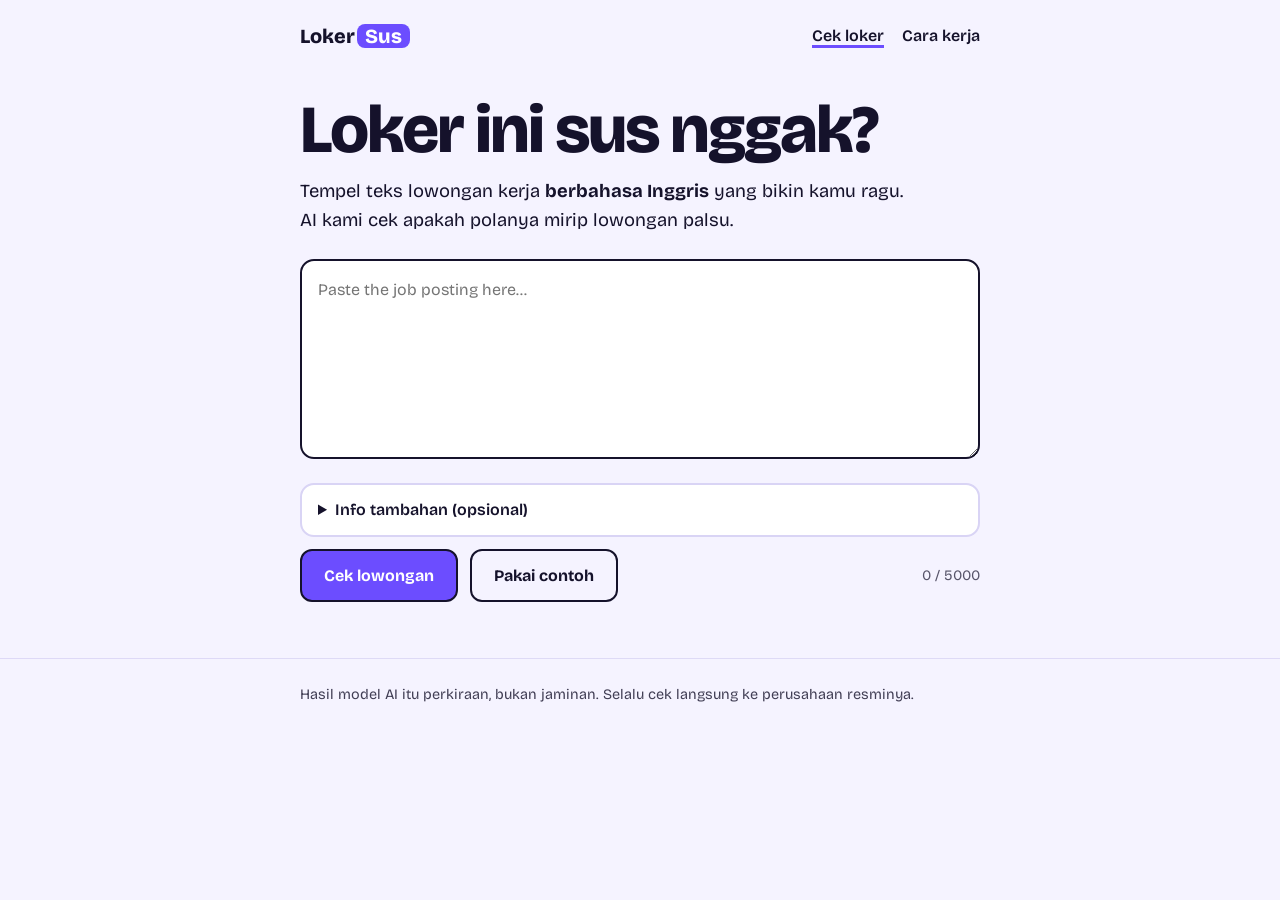
<file: frontend/index.html>
<!doctype html>
<html lang="id"><head><meta charset="utf-8"><meta name="viewport" content="width=device-width, initial-scale=1"><link rel="preconnect" href="https://fonts.googleapis.com"><link rel="preconnect" href="https://fonts.gstatic.com" crossorigin><link href="https://fonts.googleapis.com/css2?family=Bricolage+Grotesque:wght@400;600;800&display=swap" rel="stylesheet"><link rel="stylesheet" href="css/style.css"><title>LokerSus: cek lowongan kerja ini sus atau nggak</title>
<meta name="description" content="Tempel teks lowongan kerja berbahasa Inggris, AI bantu cek apakah mencurigakan."></head>
<body>
<header><div class="wrap"><a class="logo" href="index.html">Loker<span>Sus</span></a><nav><a href="index.html" aria-current="page">Cek loker</a><a href="cara-kerja.html">Cara kerja</a></nav></div></header>
<main class="wrap">
  <h1>Loker ini sus nggak?</h1>
  <p class="lead">Tempel teks lowongan kerja <strong>berbahasa Inggris</strong> yang bikin kamu ragu. AI kami cek apakah polanya mirip lowongan palsu.</p>
  <form id="check-form">
    <label for="job-text" class="sr">Teks lowongan</label>
    <textarea id="job-text" placeholder="Paste the job posting here..."></textarea>
    <details class="extra">
      <summary>Info tambahan (opsional)</summary>
      <p>Model juga melihat kelengkapan lowongan. Kalau kamu tidak mengisi ini, semuanya dianggap kosong dan skor bisa jadi lebih tinggi dari seharusnya.</p>
      <div class="checks">
        <label><input type="checkbox" id="has_company_profile"> Ada profil perusahaan</label>
        <label><input type="checkbox" id="has_requirements"> Ada persyaratan pelamar</label>
        <label><input type="checkbox" id="has_benefits"> Ada benefit</label>
        <label><input type="checkbox" id="has_salary_range"> Ada rentang gaji</label>
        <label><input type="checkbox" id="has_company_logo"> Ada logo perusahaan</label>
        <label><input type="checkbox" id="telecommuting"> Bisa kerja remote</label>
        <label><input type="checkbox" id="has_questions"> Ada pertanyaan screening</label>
      </div>
    </details>
    <div class="row">
      <button class="btn" id="check-btn" type="submit">Cek lowongan</button>
      <button class="btn ghost" id="sample-btn" type="button">Pakai contoh</button>
      <span class="count" id="count">0 / 5000</span>
    </div>
    <div class="error" id="error" role="alert" hidden></div>
  </form>
  <section id="result" aria-live="polite" hidden>
    <h2 id="verdict"></h2>
    <p id="verdict-note"></p>
    <div class="meter" id="meter"><div class="marker" id="marker"></div></div>
    <p class="score" id="score"></p>
    <div id="reasons-wrap"><strong>Yang bikin curiga:</strong><ul id="reasons"></ul></div>
    <p class="note strong" id="lang-note" hidden>Teks ini kelihatannya bahasa Indonesia. Model dilatih dengan lowongan bahasa Inggris, jadi hasil ini tidak bisa dipercaya. Pakai teks bahasa Inggris.</p>
    <p class="note" id="assumed-note" hidden>Info tambahan tidak diisi, jadi dianggap kosong. Ini bisa menaikkan skor. Isi bagian "Info tambahan" untuk hasil yang lebih adil.</p>
    <p class="note" id="demo-note" hidden>Ini mode demo: hasilnya dari aturan kata kunci sederhana, bukan dari model AI.</p>
  </section>
</main>
<footer><div class="wrap">Hasil model AI itu perkiraan, bukan jaminan. Selalu cek langsung ke perusahaan resminya.</div></footer>
<script src="js/config.js"></script><script src="js/api.js"></script><script src="js/app.js"></script>
</body></html>
</file>
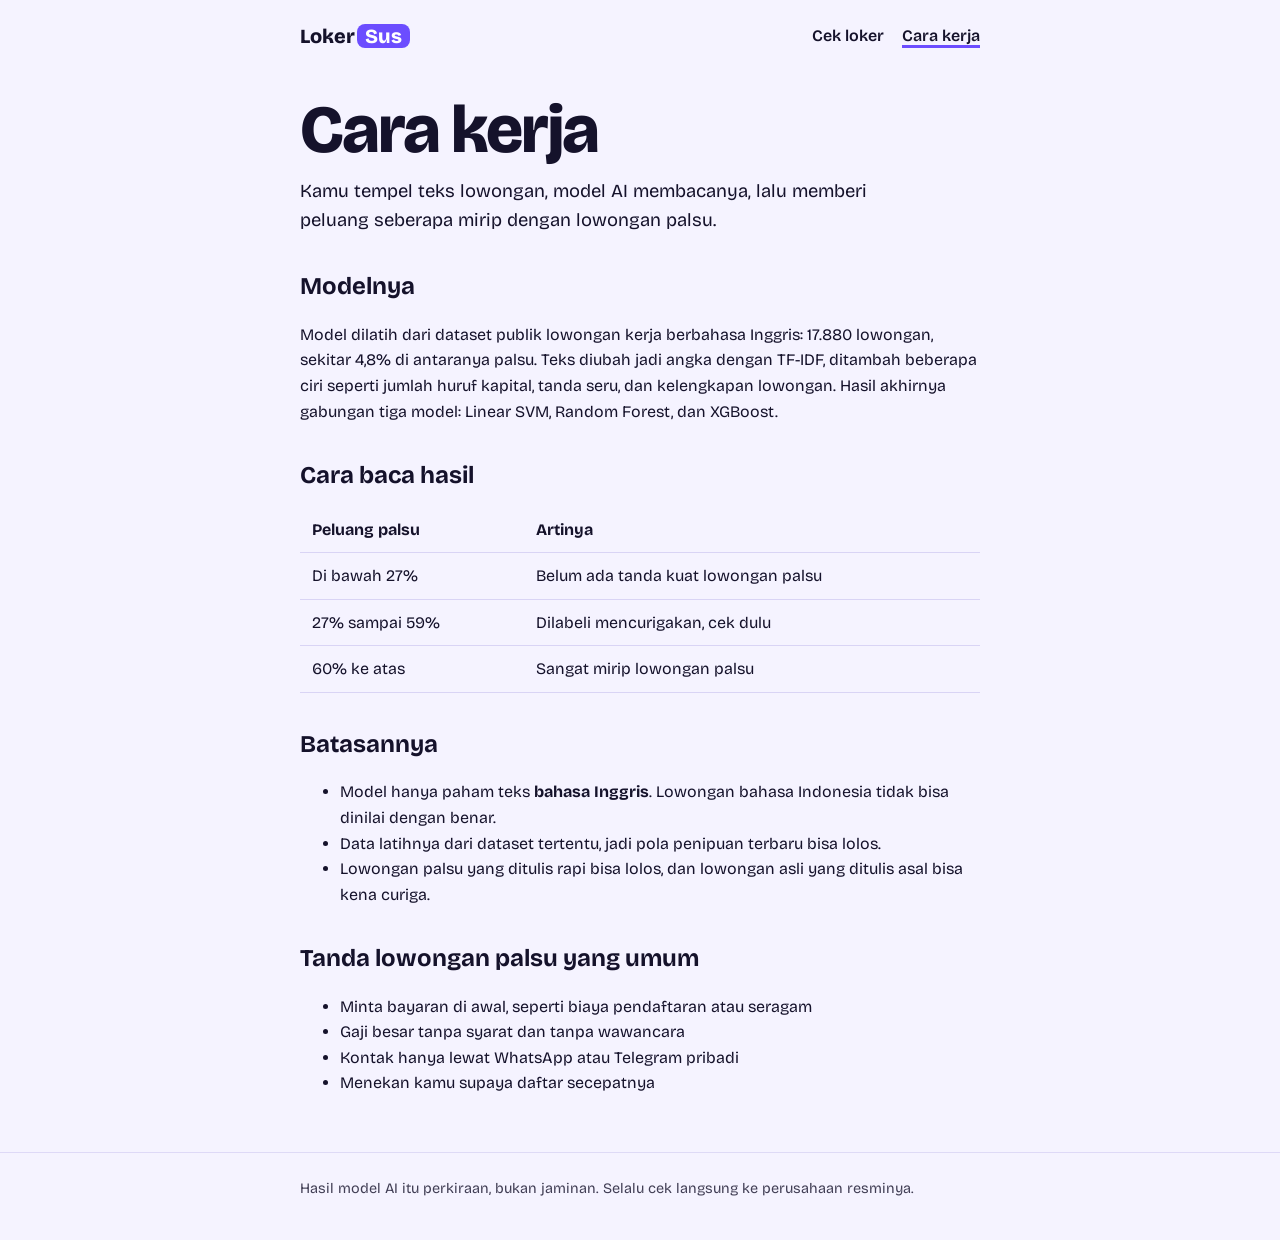
<file: frontend/cara-kerja.html>
<!doctype html>
<html lang="id"><head><meta charset="utf-8"><meta name="viewport" content="width=device-width, initial-scale=1"><link rel="preconnect" href="https://fonts.googleapis.com"><link rel="preconnect" href="https://fonts.gstatic.com" crossorigin><link href="https://fonts.googleapis.com/css2?family=Bricolage+Grotesque:wght@400;600;800&display=swap" rel="stylesheet"><link rel="stylesheet" href="css/style.css"><title>Cara kerja LokerSus</title></head>
<body>
<header><div class="wrap"><a class="logo" href="index.html">Loker<span>Sus</span></a><nav><a href="index.html">Cek loker</a><a href="cara-kerja.html" aria-current="page">Cara kerja</a></nav></div></header>
<main class="wrap">
  <h1>Cara kerja</h1>
  <p class="lead">Kamu tempel teks lowongan, model AI membacanya, lalu memberi peluang seberapa mirip dengan lowongan palsu.</p>
  <h2>Modelnya</h2>
  <p>Model dilatih dari dataset publik lowongan kerja berbahasa Inggris: 17.880 lowongan, sekitar 4,8% di antaranya palsu. Teks diubah jadi angka dengan TF-IDF, ditambah beberapa ciri seperti jumlah huruf kapital, tanda seru, dan kelengkapan lowongan. Hasil akhirnya gabungan tiga model: Linear SVM, Random Forest, dan XGBoost.</p>
  <h2>Cara baca hasil</h2>
  <table class="table">
    <tr><th>Peluang palsu</th><th>Artinya</th></tr>
    <tr><td>Di bawah 27%</td><td>Belum ada tanda kuat lowongan palsu</td></tr>
    <tr><td>27% sampai 59%</td><td>Dilabeli mencurigakan, cek dulu</td></tr>
    <tr><td>60% ke atas</td><td>Sangat mirip lowongan palsu</td></tr>
  </table>
  <h2>Batasannya</h2>
  <ul>
    <li>Model hanya paham teks <strong>bahasa Inggris</strong>. Lowongan bahasa Indonesia tidak bisa dinilai dengan benar.</li>
    <li>Data latihnya dari dataset tertentu, jadi pola penipuan terbaru bisa lolos.</li>
    <li>Lowongan palsu yang ditulis rapi bisa lolos, dan lowongan asli yang ditulis asal bisa kena curiga.</li>
  </ul>
  <h2>Tanda lowongan palsu yang umum</h2>
  <ul>
    <li>Minta bayaran di awal, seperti biaya pendaftaran atau seragam</li>
    <li>Gaji besar tanpa syarat dan tanpa wawancara</li>
    <li>Kontak hanya lewat WhatsApp atau Telegram pribadi</li>
    <li>Menekan kamu supaya daftar secepatnya</li>
  </ul>
</main>
<footer><div class="wrap">Hasil model AI itu perkiraan, bukan jaminan. Selalu cek langsung ke perusahaan resminya.</div></footer>
</body></html>
</file>
<file: frontend/css/style.css>
:root {
  --ink: #15122b; --paper: #f5f3ff; --card: #ffffff; --line: #d9d4f5;
  --violet: #6c4dff; --ok: #12b981; --warn: #ffc933; --sus: #ff3d5a;
  --ok-text: #0b7a57; --warn-text: #8a5d00; --sus-text: #c4153a;
  --font: "Bricolage Grotesque", system-ui, -apple-system, "Segoe UI", sans-serif;
}
*, *::before, *::after { box-sizing: border-box; }
html { scroll-behavior: smooth; }
body { margin: 0; background: var(--paper); color: var(--ink); font-family: var(--font); line-height: 1.6; }
a { color: var(--violet); }
:focus-visible { outline: 3px solid var(--violet); outline-offset: 2px; }
.sr { position: absolute; left: -9999px; }

.wrap { max-width: 720px; margin: 0 auto; padding: 0 20px; }
header .wrap { display: flex; justify-content: space-between; align-items: center; padding-top: 20px; padding-bottom: 20px; }
.logo { font-weight: 800; font-size: 1.25rem; text-decoration: none; color: var(--ink); }
.logo span { background: var(--violet); color: #fff; padding: 0 8px; border-radius: 8px; margin-left: 2px; }
nav a { margin-left: 18px; color: var(--ink); text-decoration: none; font-weight: 600; }
nav a[aria-current="page"] { border-bottom: 3px solid var(--violet); }

h1 { font-size: clamp(2.4rem, 8vw, 4.2rem); line-height: 1.02; letter-spacing: -0.03em; margin: 24px 0 12px; font-weight: 800; }
h2 { font-size: 1.5rem; margin: 32px 0 8px; }
.lead { font-size: 1.15rem; max-width: 52ch; margin: 0 0 24px; }

textarea { width: 100%; min-height: 200px; padding: 16px; font: inherit; color: inherit; background: var(--card); border: 2px solid var(--ink); border-radius: 14px; resize: vertical; }
.row { display: flex; gap: 12px; align-items: center; flex-wrap: wrap; margin-top: 12px; }
.count { margin-left: auto; font-size: .9rem; opacity: .7; }
.btn { font: inherit; font-weight: 700; padding: 12px 22px; border-radius: 12px; border: 2px solid var(--ink); cursor: pointer; background: var(--violet); color: #fff; }
.btn.ghost { background: transparent; color: var(--ink); }
.btn:disabled { opacity: .6; cursor: wait; }
.error { margin-top: 12px; padding: 12px 16px; border-radius: 12px; background: #ffe3e8; border: 2px solid var(--sus); }

details.extra { margin-top: 16px; background: var(--card); border: 2px solid var(--line); border-radius: 14px; padding: 12px 16px; }
details.extra summary { cursor: pointer; font-weight: 600; }
details.extra p { margin: 8px 0; font-size: .95rem; }
.checks { display: grid; grid-template-columns: repeat(auto-fit, minmax(220px, 1fr)); gap: 8px; }
.checks label { display: flex; gap: 8px; align-items: center; }

#result { margin-top: 32px; padding: 24px; background: var(--card); border: 2px solid var(--ink); border-radius: 18px; }
#result[data-level="ok"] { --c: var(--ok-text); } #result[data-level="warn"] { --c: var(--warn-text); } #result[data-level="sus"] { --c: var(--sus-text); }
#verdict { margin: 0; font-size: 2rem; color: var(--c); }
.meter { --w: 27%; --s: 60%; position: relative; height: 16px; margin: 20px 0 8px; border-radius: 99px;
  background: linear-gradient(90deg, var(--ok) 0 var(--w), var(--warn) var(--w) var(--s), var(--sus) var(--s) 100%); }
.marker { position: absolute; top: -6px; width: 6px; height: 28px; margin-left: -3px; border-radius: 3px; background: var(--ink); box-shadow: 0 0 0 2px #fff; transition: left .6s cubic-bezier(.2,.8,.2,1); }
.score { font-weight: 700; margin: 0 0 12px; }
#reasons { padding-left: 20px; margin: 8px 0 0; }
.note { font-size: .92rem; padding: 10px 14px; border-radius: 10px; background: #fff6d6; margin-top: 14px; }
.note.strong { background: #ffe3e8; }

.table { width: 100%; border-collapse: collapse; margin: 12px 0; }
.table th, .table td { text-align: left; padding: 10px 12px; border-bottom: 1px solid var(--line); }
footer { margin-top: 56px; padding: 24px 0 40px; border-top: 1px solid var(--line); font-size: .9rem; opacity: .8; }

@media (prefers-reduced-motion: reduce) { .marker { transition: none; } html { scroll-behavior: auto; } }
</file>
